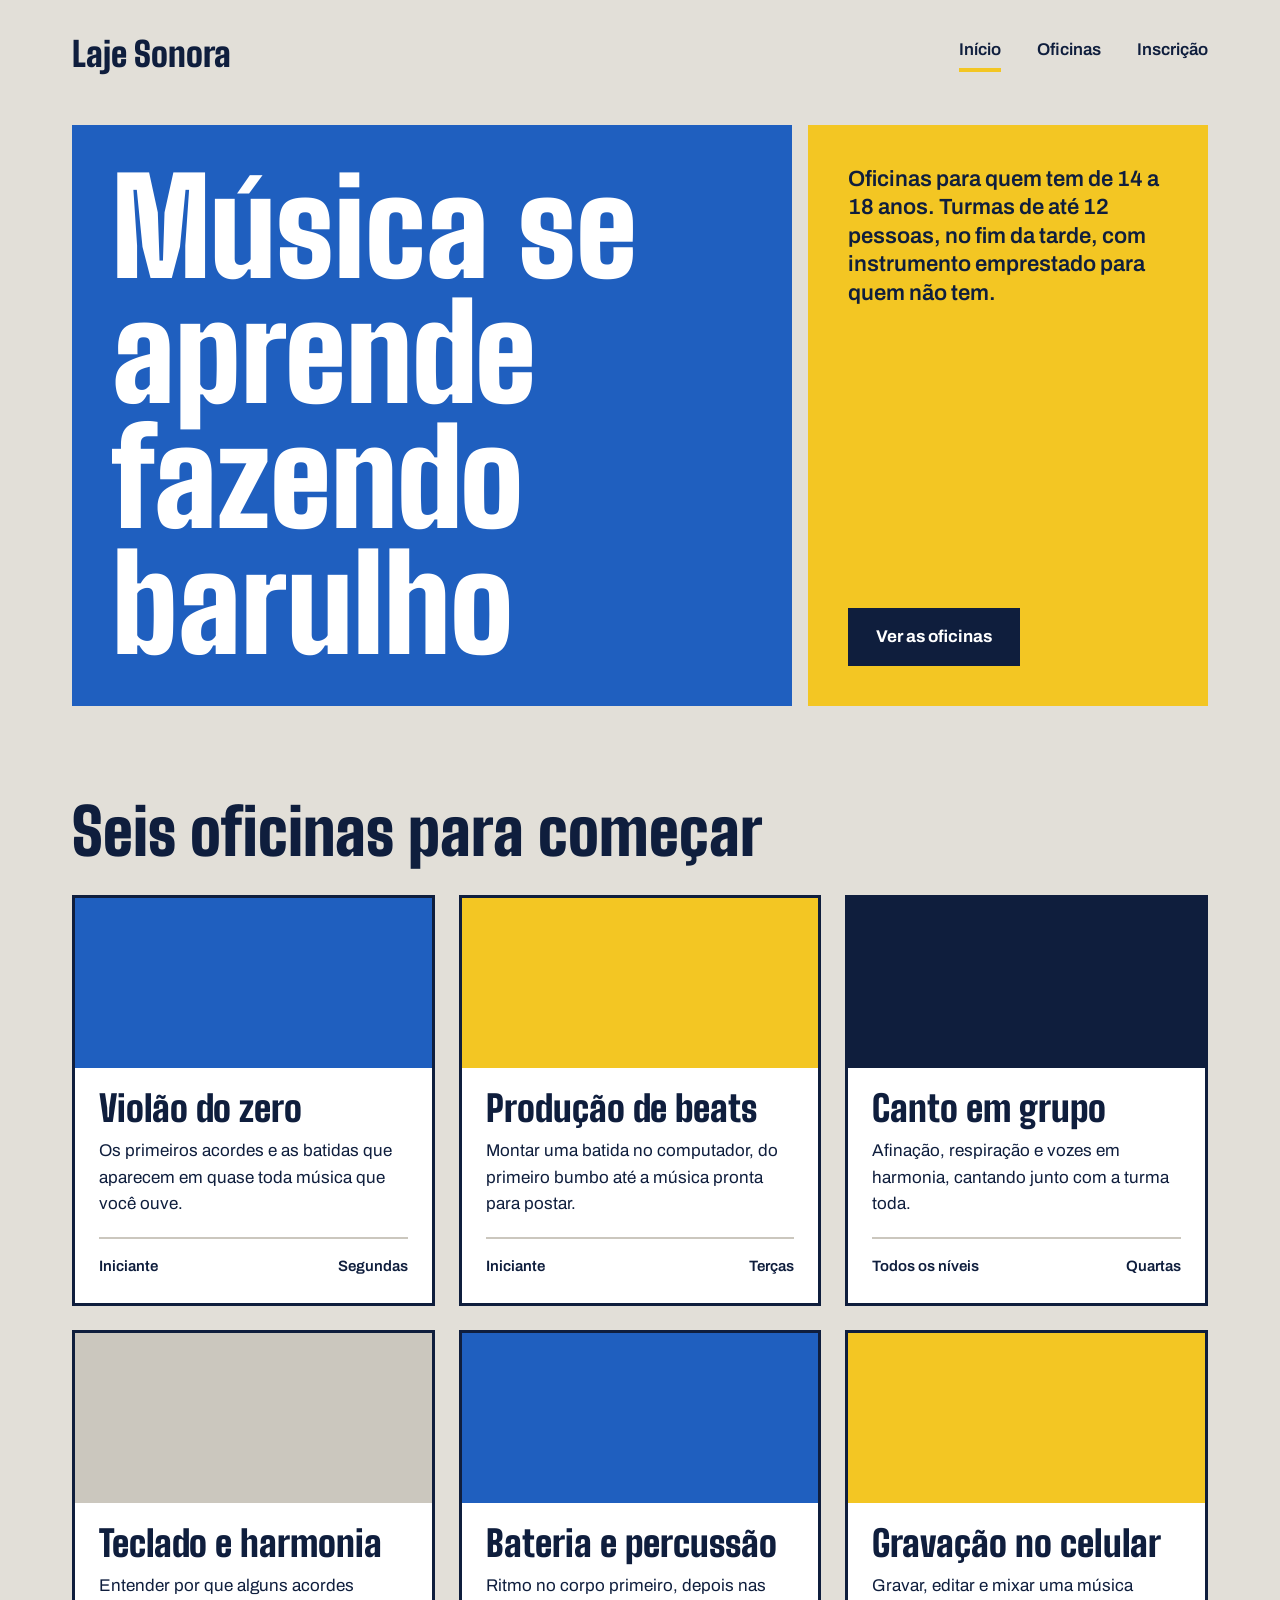
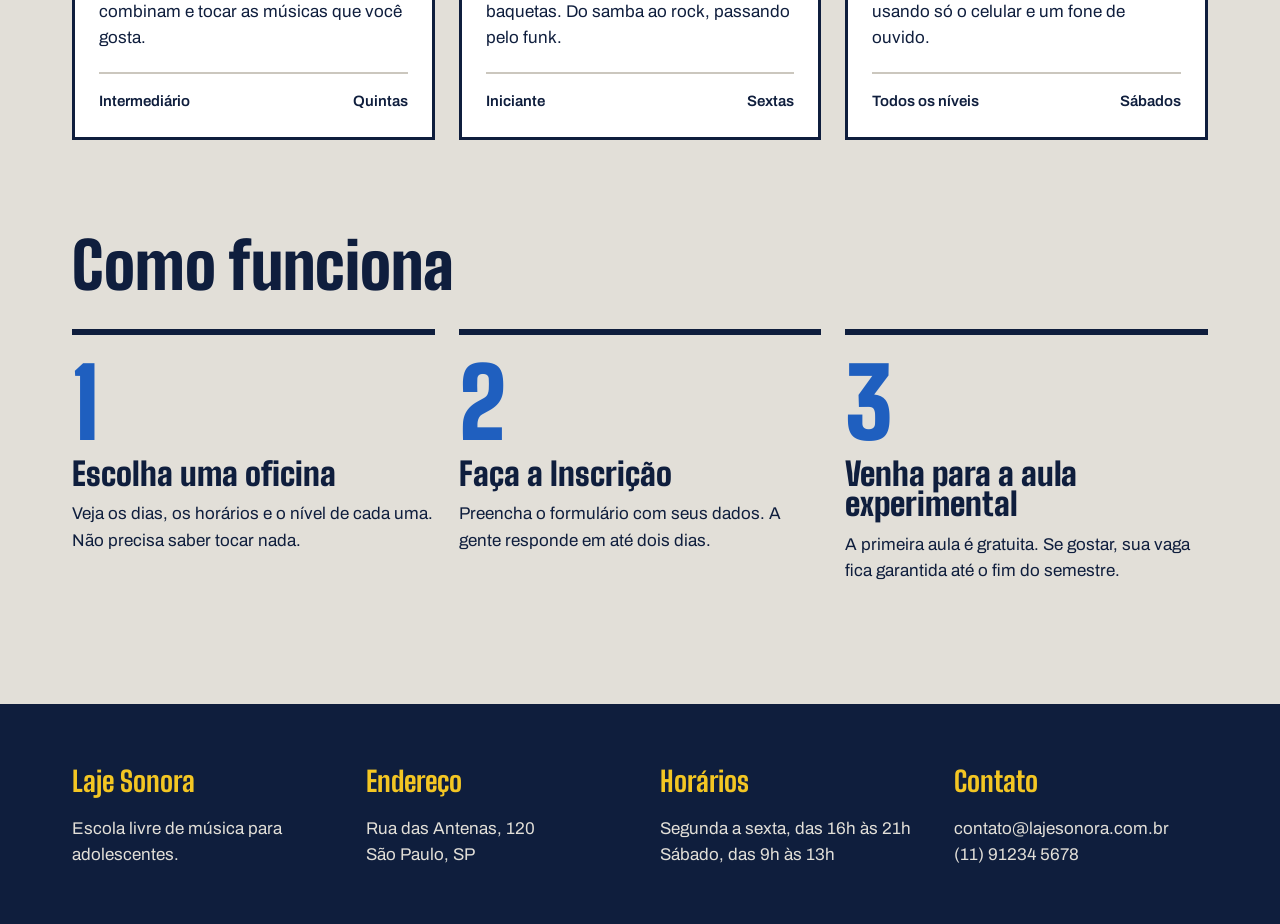
<file: index.html>
<!DOCTYPE html>
<html lang="pt-BR">
<head>
    <meta charset="UTF-8">
    <meta name="viewport" content="width=device-width, initial-scale=1.0">
    <link rel="stylesheet" href="./styles/index.css">
    <link rel="preconnect" href="https://fonts.googleapis.com">
    <link rel="preconnect" href="https://fonts.gstatic.com" crossorigin>
    <link href="https://fonts.googleapis.com/css2?family=Archivo:ital,wght@0,100..900;1,100..900&family=Big+Shoulders:opsz,wght@10..72,100..900&display=swap" rel="stylesheet">
    <title>Laje Sonora | Início</title>
</head>
<body>
    
    <header class="conteudo topo">

        <a href="index.html" class="logo">Laje Sonora</a>

        <nav class="menu">
            <a href="index.html" class="atual">Início</a>
            <a href="./pages/oficinas.html">Oficinas</a>
            <a href="./pages/inscricao.html">Inscrição</a>
        </nav>

    </header>

    <main>

        <section class="conteudo cartazes">

            <div class="cartaz cartaz-principal">
                
                <h1>Música se aprende fazendo barulho</h1>
            
            </div>

            <div class="cartaz cartaz-lateral">

                <p>Oficinas para quem tem de 14 a 18 anos. Turmas de até 12 pessoas, no fim da tarde, com instrumento emprestado para quem não tem.</p>

                <a href="./pages/oficinas.html" class="botao">Ver as oficinas</a>

            </div>

        </section>

        <section class="conteudo secao">

            <h2 class="titulo-secao">Seis oficinas para começar</h2>

            <div class="cards">

                <article class="card">

                    <div class="foto foto-azul">

                    </div>

                    <div class="card-texto">

                        <h3>Violão do zero</h3>

                        <p>Os primeiros acordes e as batidas que aparecem em quase toda música que você ouve.</p>

                        <div class="card-info">

                            <span>Iniciante</span>
                            <span>Segundas</span>

                        </div>

                    </div>

                </article>

                <article class="card">

                    <div class="foto foto-amarela">

                    </div>

                    <div class="card-texto">

                        <h3>Produção de beats</h3>

                        <p>Montar uma batida no computador, do primeiro bumbo até a música pronta para postar.</p>

                        <div class="card-info">

                            <span>Iniciante</span>
                            <span>Terças</span>
                            
                        </div>

                    </div>

                </article>

                <article class="card">

                    <div class="foto foto-tinta">

                    </div>

                    <div class="card-texto">

                        <h3>Canto em grupo</h3>

                        <p>Afinação, respiração e vozes em harmonia, cantando junto com a turma toda.</p>

                        <div class="card-info">

                            <span>Todos os níveis</span>
                            <span>Quartas</span>
                            
                        </div>

                    </div>

                </article>

                <article class="card">

                    <div class="foto">

                    </div>

                    <div class="card-texto">

                        <h3>Teclado e harmonia</h3>

                        <p>Entender por que alguns acordes combinam e tocar as músicas que você gosta.</p>

                        <div class="card-info">

                            <span>Intermediário</span>
                            <span>Quintas</span>
                            
                        </div>

                    </div>

                </article>

                <article class="card">

                    <div class="foto foto-azul">

                    </div>

                    <div class="card-texto">

                        <h3>Bateria e percussão</h3>

                        <p>Ritmo no corpo primeiro, depois nas baquetas. Do samba ao rock, passando pelo funk.</p>

                        <div class="card-info">

                            <span>Iniciante</span>
                            <span>Sextas</span>
                            
                        </div>

                    </div>

                </article>
                
                <article class="card">

                    <div class="foto foto-amarela">

                    </div>

                    <div class="card-texto">

                        <h3>Gravação no celular</h3>

                        <p>Gravar, editar e mixar uma música usando só o celular e um fone de ouvido.</p>

                        <div class="card-info">

                            <span>Todos os níveis</span>
                            <span>Sábados</span>
                            
                        </div>

                    </div>

                </article>

            </div>

        </section>

        <section class="conteudo secao">

            <h2 class="titulo-secao">Como funciona</h2>

            <div class="passos">

                <div class="passo">

                    <p class="passo-numero">1</p>

                    <h3>Escolha uma oficina</h3>

                    <p>Veja os dias, os horários e o nível de cada uma. Não precisa saber tocar nada.</p>

                </div>

                <div class="passo">

                    <p class="passo-numero">2</p>

                    <h3>Faça a Inscrição</h3>

                    <p>Preencha o formulário com seus dados. A gente responde em até dois dias.</p>

                </div>

                <div class="passo">

                    <p class="passo-numero">3</p>

                    <h3>Venha para a aula experimental</h3>

                    <p>A primeira aula é gratuita. Se gostar, sua vaga fica garantida até o fim do semestre.</p>

                </div>

            </div>
               
        </section>

    </main>

    <footer class="rodape">

        <div class="conteudo rodape-colunas">

            <div class="rodape-coluna">

                <h4>Laje Sonora</h4>

                <p>Escola livre de música para adolescentes.</p>

            </div>

            <div class="rodape-coluna">

                <h4>Endereço</h4>

                <p>Rua das Antenas, 120 <br> São Paulo, SP</p>

            </div>
            
            <div class="rodape-coluna">

                <h4>Horários</h4>

                <p>Segunda a sexta, das 16h às 21h <br> Sábado, das 9h às 13h</p>

            </div>

            <div class="rodape-coluna">

                <h4>Contato</h4>

                <p>contato@lajesonora.com.br <br> (11) 91234 5678</p>

            </div>

        </div>

    </footer>

</body>
</html>
</file>
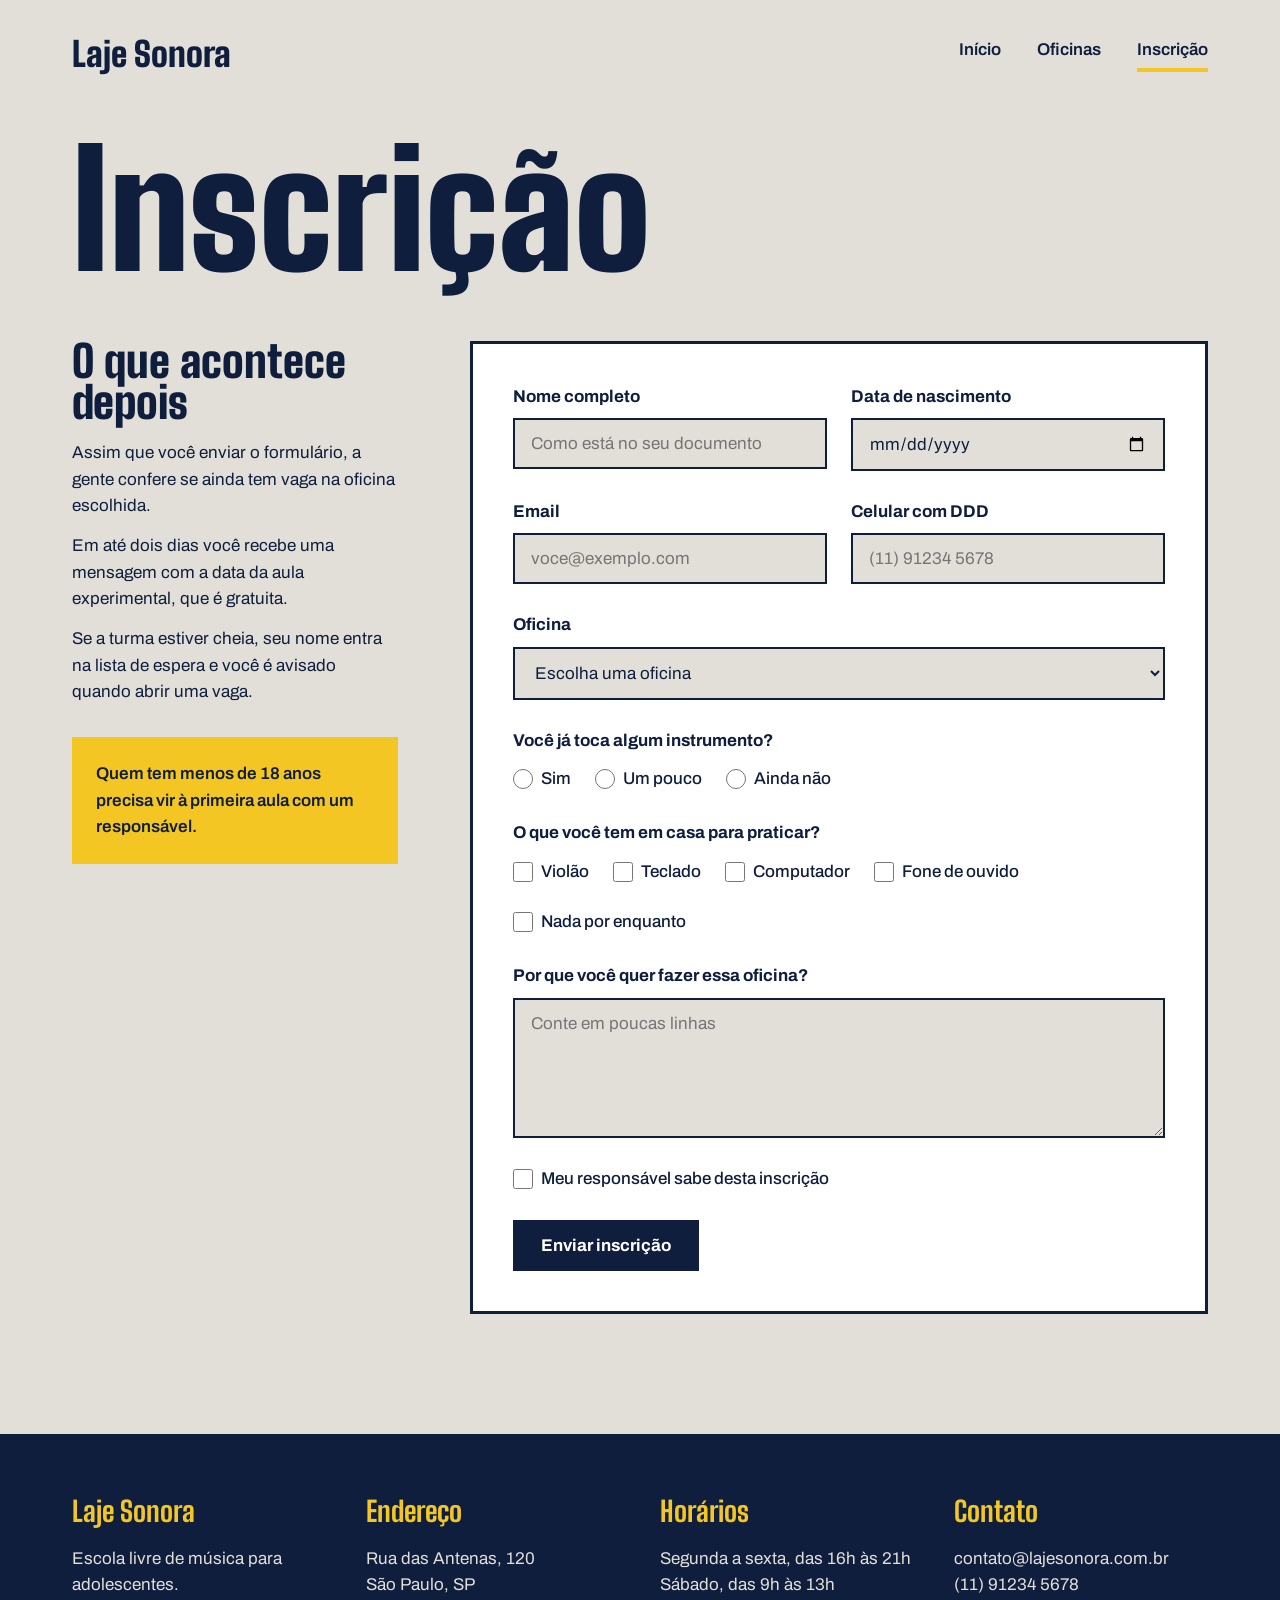
<file: pages/inscricao.html>
<!DOCTYPE html>
<html lang="pt-BR">
<head>
    <meta charset="UTF-8">
    <meta name="viewport" content="width=device-width, initial-scale=1.0">
    <link rel="stylesheet" href="../styles/inscricao.css">
    <link rel="preconnect" href="https://fonts.googleapis.com">
    <link rel="preconnect" href="https://fonts.gstatic.com" crossorigin>
    <link href="https://fonts.googleapis.com/css2?family=Archivo:ital,wght@0,100..900;1,100..900&family=Big+Shoulders:opsz,wght@10..72,100..900&display=swap" rel="stylesheet">
    <title>Laje Sonora | Inscrição</title>
</head>
<body>
    
    <header class="conteudo topo">

        <a href="index.html" class="logo">Laje Sonora</a>

        <nav class="menu">
            <a href="../index.html">Início</a>
            <a href="./oficinas.html">Oficinas</a>
            <a href="./inscricao.html" class="atual">Inscrição</a>
        </nav>

    </header>


    <main class="conteudo">

        <h1 class="titulo-pagina">Inscrição</h1>

        <div class="inscricao">

            <section class="explicacao">

                <h2>O que acontece depois</h2>

                <p>Assim que você enviar o formulário, a gente confere se ainda tem vaga na oficina escolhida.</p>

                <p>Em até dois dias você recebe uma mensagem com a data da aula experimental, que é gratuita.</p>

                <p>Se a turma estiver cheia, seu nome entra na lista de espera e você é avisado quando abrir uma vaga.</p>

                <p class="aviso">Quem tem menos de 18 anos precisa vir à primeira aula com um responsável.</p>

            </section>

            <form action="#" method="post" class="formulario">

                <div class="linha">

                    <div class="campo">

                        <label for="nome">Nome completo</label>

                        <input type="text" id="nome" name="nome" placeholder="Como está no seu documento" required>

                    </div>

                    <div class="campo">

                        <label for="nascimento">Data de nascimento</label>
                        <input type="date" id="nascimento" name="nascimento" required>
                    
                    </div>

                </div>

                <div class="linha">
                    
                    <div class="campo">

                        <label for="email">Email</label>
                        <input type="email" id="email" name="email" placeholder="voce@exemplo.com" required>
  
                    </div>

                    <div class="campo">
    
                        <label for="telefone">Celular com DDD</label>
                        <input type="tel" id="telefone" name="telefone" placeholder="(11) 91234 5678" required>
  
                    </div>

                </div>

                <div class="campo">
  
                    <label for="oficina">Oficina</label>

                    <select id="oficina" name="oficina" required>

                    <option value="">Escolha uma oficina</option>
                    <option value="violao">Violão do zero</option>
                    <option value="beats">Produção de beats</option>
                    <option value="canto">Canto em grupo</option>
                    <option value="teclado">Teclado e harmonia</option>
                    <option value="bateria">Bateria e percussão</option>
                    <option value="gravacao">Gravação no celular</option>

                    </select>

                </div>

                <fieldset class="grupo">
                    <legend>Você já toca algum instrumento?</legend>

                    <div class="opcoes">

                        <div class="opcao">

                            <input type="radio" id="tocaSim" name="toca" value="sim">
                            <label for="tocaSim">Sim</label>

                        </div>

                        <div class="opcao">
      
                            <input type="radio" id="tocaPouco" name="toca" value="pouco">
                            <label for="tocaPouco">Um pouco</label>
    
                        </div>

                        <div class="opcao">
      
                            <input type="radio" id="tocaNao" name="toca" value="nao">
                            <label for="tocaNao">Ainda não</label>
            
                        </div>

                    </div>
                </fieldset>

                <fieldset class="grupo">
                    <legend>O que você tem em casa para praticar?</legend>

                    <div class="opcoes">

                        <div class="opcoes">
    
                            <div class="opcao">

      
                                <input type="checkbox" id="temViolao" name="tem" value="violao">
                                <label for="temViolao">Violão</label>
    
                            </div>
                            
                            <div class="opcao">
      
                                <input type="checkbox" id="temTeclado" name="tem" value="teclado">
                                <label for="temTeclado">Teclado</label>
    
                            </div>

                            <div class="opcao">
      
                                <input type="checkbox" id="temComputador" name="tem" value="computador">
                                <label for="temComputador">Computador</label>
    
                            </div>

                            <div class="opcao">
      
                                <input type="checkbox" id="temFone" name="tem" value="fone">
                                <label for="temFone">Fone de ouvido</label>
    
                            </div>

                            <div class="opcao">
      
                                <input type="checkbox" id="temNada" name="tem" value="nada">
                                <label for="temNada">Nada por enquanto</label>
    
                            </div>

                    </div>
                </fieldset>

                <div class="campo">
  
                    <label for="motivo">Por que você quer fazer essa oficina?</label>
                    <textarea id="motivo" name="motivo" placeholder="Conte em poucas linhas"></textarea>

                </div>

                <div class="opcao">
  
                    <input type="checkbox" id="responsavel" name="responsavel" required>
                    <label for="responsavel">Meu responsável sabe desta inscrição</label>

                </div>

                <div>
  
                    <button type="submit" class="botao">Enviar inscrição</button>
                
                </div>


            </form>

        </div>

    </main>

    <footer class="rodape">

        <div class="conteudo rodape-colunas">

            <div class="rodape-coluna">

                <h4>Laje Sonora</h4>

                <p>Escola livre de música para adolescentes.</p>

            </div>

            <div class="rodape-coluna">

                <h4>Endereço</h4>

                <p>Rua das Antenas, 120 <br> São Paulo, SP</p>

            </div>
            
            <div class="rodape-coluna">

                <h4>Horários</h4>

                <p>Segunda a sexta, das 16h às 21h <br> Sábado, das 9h às 13h</p>

            </div>

            <div class="rodape-coluna">

                <h4>Contato</h4>

                <p>contato@lajesonora.com.br <br> (11) 91234 5678</p>

            </div>

        </div>

    </footer>

</body>
</html>
</file>
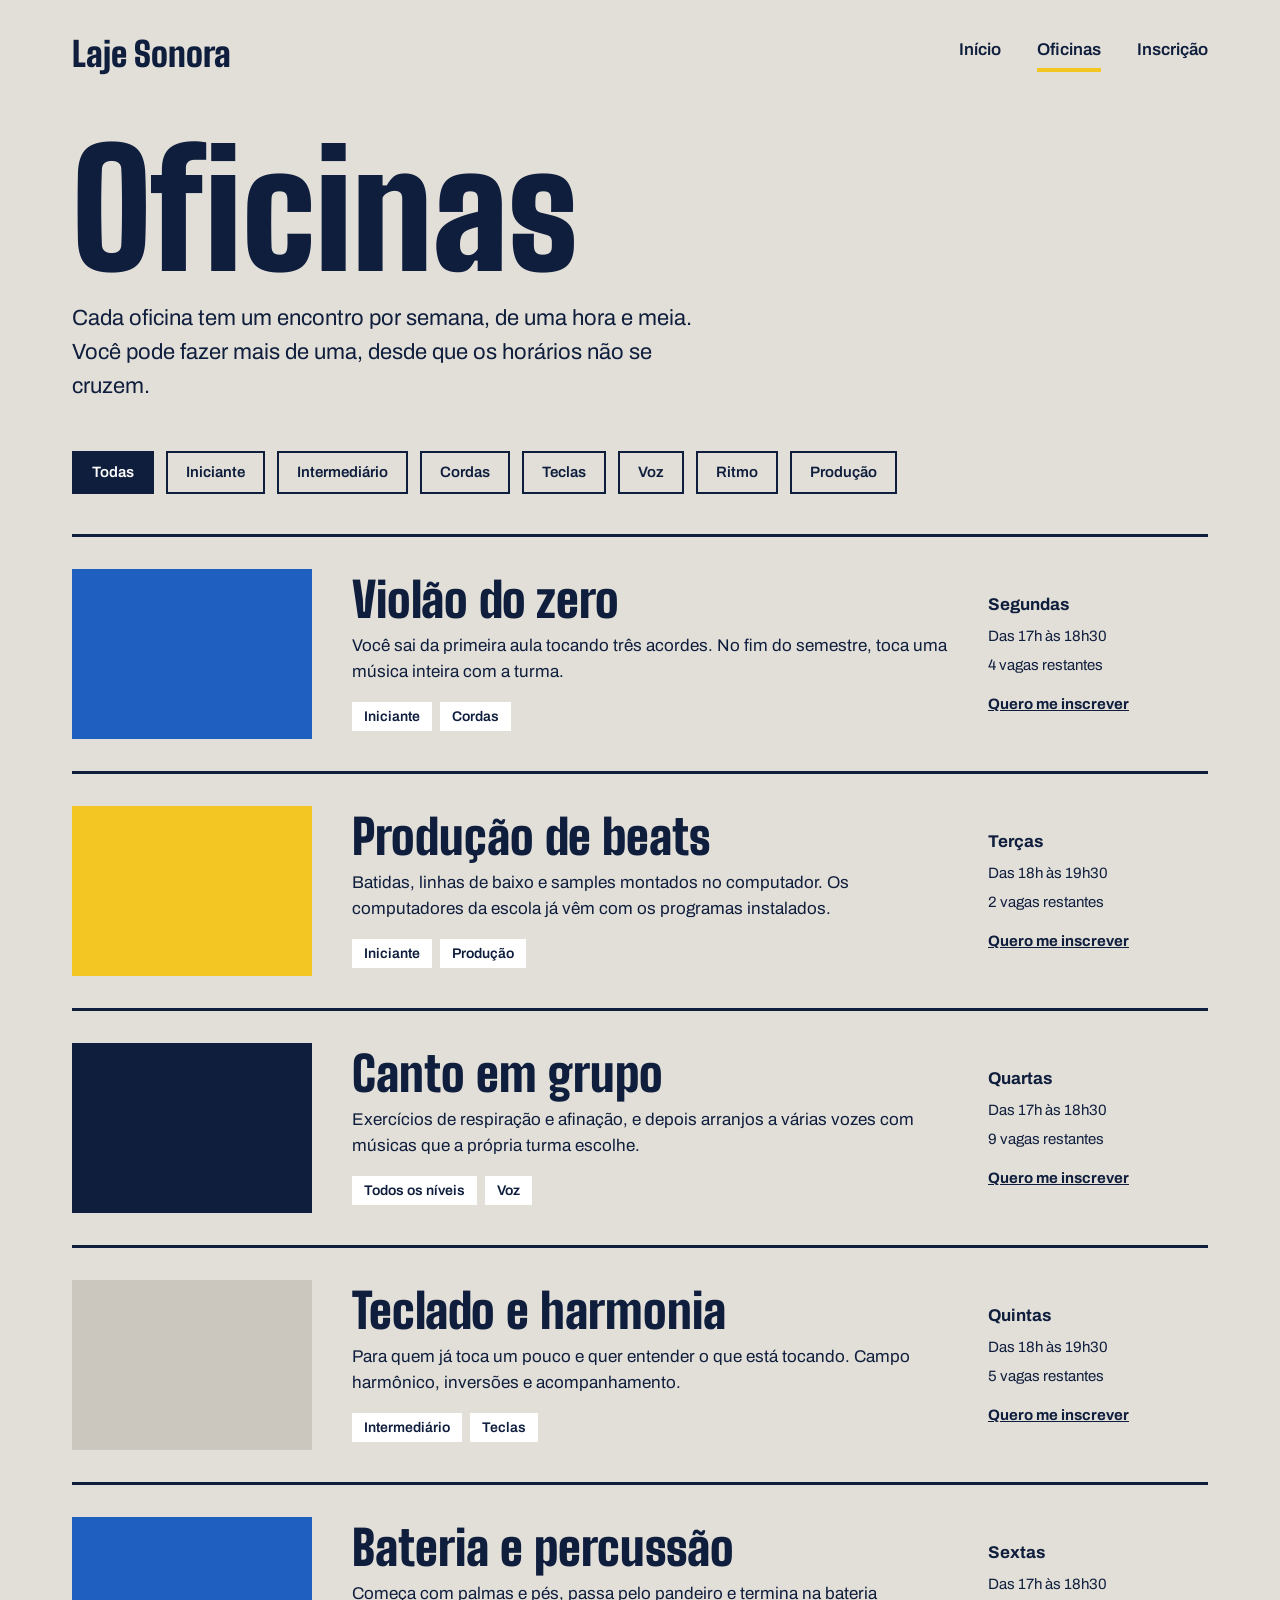
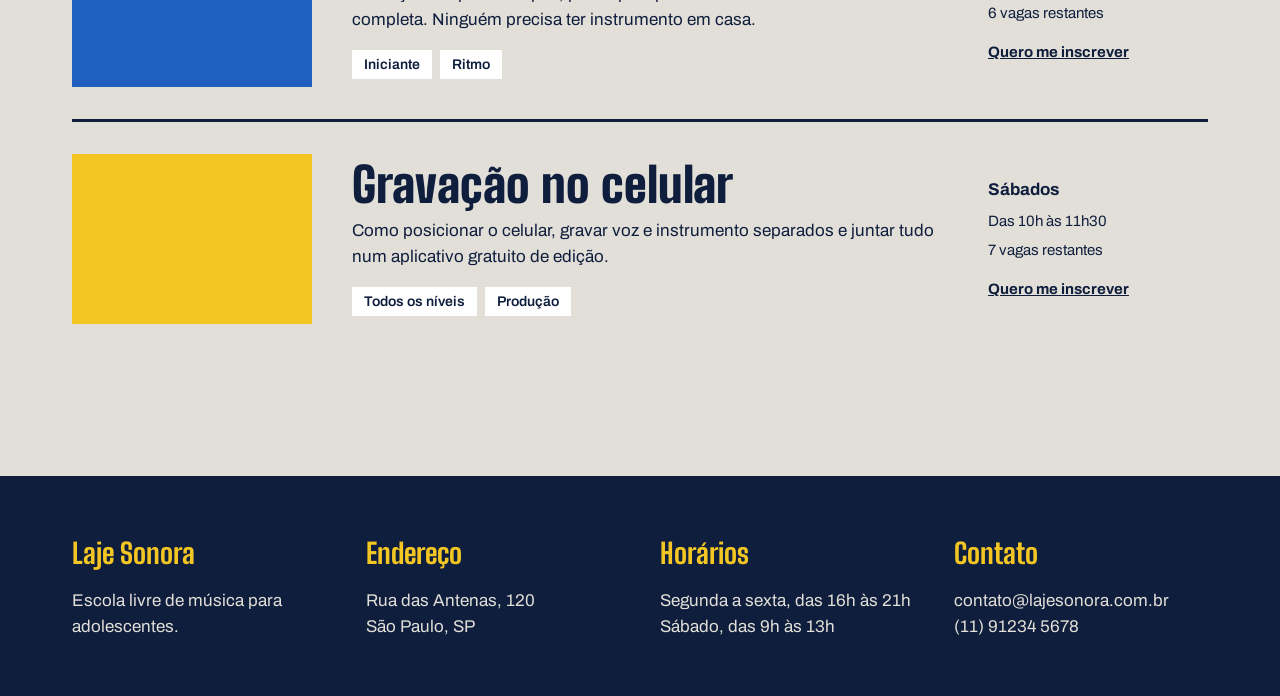
<file: pages/oficinas.html>
<!DOCTYPE html>
<html lang="pt-BR">
<head>
    <meta charset="UTF-8">
    <meta name="viewport" content="width=device-width, initial-scale=1.0">
    <link rel="stylesheet" href="../styles/oficinas.css">
    <link rel="preconnect" href="https://fonts.googleapis.com">
    <link rel="preconnect" href="https://fonts.gstatic.com" crossorigin>
    <link href="https://fonts.googleapis.com/css2?family=Archivo:ital,wght@0,100..900;1,100..900&family=Big+Shoulders:opsz,wght@10..72,100..900&display=swap" rel="stylesheet">
    <title>Laje Sonora | Oficinas</title>
</head>
<body>
    
    <header class="conteudo topo">

        <a href="index.html" class="logo">Laje Sonora</a>

        <nav class="menu">
            <a href="../index.html">Início</a>
            <a href="./oficinas.html" class="atual">Oficinas</a>
            <a href="./inscricao.html">Inscrição</a>
        </nav>

    </header>


    <main class="conteudo">

        <h1 class="titulo-pagina">Oficinas</h1>

        <p class="subtitulo-pagina">Cada oficina tem um encontro por semana, de uma hora e meia. Você pode fazer mais de uma, desde que os horários não se cruzem.</p>


        <div class="filtros">
            
            <span class="filtro ativo">Todas</span>
            <span class="filtro">Iniciante</span>
            <span class="filtro">Intermediário</span>
            <span class="filtro">Cordas</span>
            <span class="filtro">Teclas</span>
            <span class="filtro">Voz</span>
            <span class="filtro">Ritmo</span>
            <span class="filtro">Produção</span>

        </div>

        <div class="lista">
            
            <article class="oficina">

                <div class="foto foto-azul">

                </div>

                <div class="oficina-texto">

                    <h2>Violão do zero</h2>

                    <p>Você sai da primeira aula tocando três acordes. No fim do semestre, toca uma música inteira com a turma.</p>

                    <div class="etiquetas">
                        
                        <span class="etiqueta">Iniciante</span>
                        <span class="etiqueta">Cordas</span>

                    </div>

                </div>

                <div class="oficina-detalhes">

                    <strong>Segundas</strong>
                    <span>Das 17h às 18h30</span>
                    <span>4 vagas restantes</span>

                    <a href="inscricao.html">Quero me inscrever</a>

                </div>

            </article>

            <article class="oficina">

                <div class="foto foto-amarela">

                </div>

                <div class="oficina-texto">

                    <h2>Produção de beats</h2>

                    <p>Batidas, linhas de baixo e samples montados no computador. Os computadores da escola já vêm com os programas instalados.</p>

                    <div class="etiquetas">
                        
                        <span class="etiqueta">Iniciante</span>
                        <span class="etiqueta">Produção</span>

                    </div>

                </div>

                <div class="oficina-detalhes">

                    <strong>Terças</strong>
                    <span>Das 18h às 19h30</span>
                    <span>2 vagas restantes</span>

                    <a href="inscricao.html">Quero me inscrever</a>

                </div>

            </article>

            <article class="oficina">

                <div class="foto foto-tinta">

                </div>

            <div class="oficina-texto">

                    <h2>Canto em grupo</h2>

                    <p>Exercícios de respiração e afinação, e depois arranjos a várias vozes com músicas que a própria turma escolhe.</p>

                <div class="etiquetas">

                    <span class="etiqueta">Todos os níveis</span>
                    <span class="etiqueta">Voz</span>
                </div>

            </div>

                <div class="oficina-detalhes">

                    <strong>Quartas</strong>
                    <span>Das 17h às 18h30</span>
                    <span>9 vagas restantes</span>

                    <a href="inscricao.html">Quero me inscrever</a>

                </div>

            </article>

            <article class="oficina">

                <div class="foto">

                </div>

                <div class="oficina-texto">

                    <h2>Teclado e harmonia</h2>

                    <p>Para quem já toca um pouco e quer entender o que está tocando. Campo harmônico, inversões e acompanhamento.</p>

                    <div class="etiquetas">

                        <span class="etiqueta">Intermediário</span>
                        <span class="etiqueta">Teclas</span>
                    </div>
                </div>

            <div class="oficina-detalhes">

                <strong>Quintas</strong>
                <span>Das 18h às 19h30</span>
                <span>5 vagas restantes</span>

                <a href="inscricao.html">Quero me inscrever</a>
            </div>

            </article>

            <article class="oficina">

                <div class="foto foto-azul">

                </div>

                <div class="oficina-texto">

                    <h2>Bateria e percussão</h2>

                    <p>Começa com palmas e pés, passa pelo pandeiro e termina na bateria completa. Ninguém precisa ter instrumento em casa.</p>

                    <div class="etiquetas">

                        <span class="etiqueta">Iniciante</span>
                        <span class="etiqueta">Ritmo</span>
                    </div>
                </div>

                <div class="oficina-detalhes">

                    <strong>Sextas</strong>
                    <span>Das 17h às 18h30</span>
                    <span>6 vagas restantes</span>

                    <a href="inscricao.html">Quero me inscrever</a>

                </div>

            </article>

            <article class="oficina">

                <div class="foto foto-amarela">

                </div>

                <div class="oficina-texto">

                    <h2>Gravação no celular</h2>

                    <p>Como posicionar o celular, gravar voz e instrumento separados e juntar tudo num aplicativo gratuito de edição.</p>

                    <div class="etiquetas">

                        <span class="etiqueta">Todos os níveis</span>
                        <span class="etiqueta">Produção</span>
                    </div>
                </div>

                <div class="oficina-detalhes">

                    <strong>Sábados</strong>
                    <span>Das 10h às 11h30</span>
                    <span>7 vagas restantes</span>

                    <a href="inscricao.html">Quero me inscrever</a>

                </div>
                
            </article>

        </div>


    </main>

    <footer class="rodape">

        <div class="conteudo rodape-colunas">

            <div class="rodape-coluna">

                <h4>Laje Sonora</h4>

                <p>Escola livre de música para adolescentes.</p>

            </div>

            <div class="rodape-coluna">

                <h4>Endereço</h4>

                <p>Rua das Antenas, 120 <br> São Paulo, SP</p>

            </div>
            
            <div class="rodape-coluna">

                <h4>Horários</h4>

                <p>Segunda a sexta, das 16h às 21h <br> Sábado, das 9h às 13h</p>

            </div>

            <div class="rodape-coluna">

                <h4>Contato</h4>

                <p>contato@lajesonora.com.br <br> (11) 91234 5678</p>

            </div>

        </div>

    </footer>

</body>
</html>
</file>
<file: styles/index.css>
* {
    margin: 0;
    padding: 0;
    box-sizing: border-box;
}

:root {
    --concreto:#E2DFD8;
    --concreto-escuro:#CBC7BE;
    --tinta:#0F1E3D;
    --caixa-dagua:#1F5FBF;
    --fita:#F3C623;
    --branco:#FFFFFF;

    --fonte-cartaz: 'Big Shoulders', 'Arial Narrow', sans-serif;
    --fonte-texto: 'Archivo', 'Arial', sans-serif
}

body {
    background-color: var(--concreto);
    color: var(--tinta);
    font-family: var(--fonte-texto);
    font-size: 17px;
    line-height: 1.55;

    a {
        color: inherit;
    }

    h1, h2, h3 {
        font-family: var(--fonte-cartaz);
        font-weight: 900;
        line-height: 0.95;
    }

    .conteudo {
        max-width: 1200px;
        margin-inline: auto;
        padding-inline: 32px;
    }

    .topo {
        padding-block: 28px;
        display: flex;
        justify-content: space-between;
        align-items: center;
    }

    .logo {
        font-family: var(--fonte-cartaz);
        font-size: 34px;
        font-weight: 900;
        text-decoration: none;
    }

    .menu {
        display: flex;
        gap: 36px;
    }

    .menu a{
        font-weight: 600;
        text-decoration: none;
        padding-bottom: 4px;
        border-bottom: 4px solid transparent;
    }

    .menu a:hover{
        border-bottom-color: var(--tinta);
    }

    .menu a.atual {
        border-bottom-color: var(--fita);
    }

    .cartazes {
        margin-top: 16px;
        display: flex;
        gap: 16px;
    }

    .cartaz {
        padding: 40px;
    }

    .cartaz-principal {
        background-color: var(--caixa-dagua);
        color: var(--branco);
        flex: 2;
    }

    .cartaz-principal h1 {
        font-size: 132px;
        max-width: 9ch;
    }

    .cartaz-lateral{
        flex: 1;
        display: flex;
        flex-direction: column;
        justify-content: space-between;
        gap: 32px;
        align-items: flex-start;
        background-color: var(--fita);
    }

    .cartaz-lateral p{
        font-size: 22px;
        font-weight: 600;
        line-height: 1.3;
    }

    .botao{
        background-color: var(--tinta);
        color: var(--branco);
        font-weight: 700;
        text-decoration: none;
        padding: 16px 28px;
        border: none;
        font-family: var(--fonte-texto);
        font-size: 17px;
        cursor: pointer;
    }

    .botao:hover{
        background-color: var(--caixa-dagua);
    }

    .secao{
        margin-top: 96px;
    }

    .titulo-secao{
        font-size: 64px;
        margin-bottom: 32px;
    }

    .cards{
        display: flex;
        flex-wrap: wrap;
        gap: 24px;
    }

    .card{
        background-color: var(--branco);
        border: 3px solid var(--tinta);
        flex: 1 1 340px;
    }

    .card .foto {
        height: 170px;
    }

    .foto {
        background-color: var(--concreto-escuro);
    }

    .foto-azul {
        background-color: var(--caixa-dagua);
    }

    .foto-amarela {
        background-color: var(--fita);
    }

    .foto-tinta {
        background-color: var(--tinta);
    }

    .card-texto {
        padding: 24px;
    }

    .card h3 {
        font-size: 36px;
        margin-bottom: 12px;
    }

    .card-info{
        margin-top: 20px;
        padding-top: 16px;
        border-top: 2px solid var(--concreto-escuro);
        font-weight: 600;
        font-size: 15px;
        display: flex;
        justify-content: space-between;
    }
    
    .passos{
        display: flex;
        gap: 24px;
    }

    .passo{
        border-top: 6px solid var(--tinta);
        padding-top: 20px;
        flex: 1;
    }

    .passo-numero{
        font-family: var(--fonte-cartaz);
        font-size: 96px;
        font-weight: 900;
        line-height: 1;
        color: var(--caixa-dagua);
    }

    .passo h3{
        font-size: 32px;
        margin-block: 8px 12px;
    }

    .rodape{
        margin-top: 120px;
        background-color: var(--tinta);
        color: var(--concreto);
        padding-block: 56px;
    }

    .rodape-colunas{
        display: flex;
        gap: 40px;
    }

    .rodape-coluna{
        flex: 1;
    }

    .rodape h4{
        font-family: var(--fonte-cartaz);
        font-size: 28px;
        color: var(--fita);
        margin-bottom: 12px;
    }

}

@media (max-width: 800px) {
  .cartazes,
  .passos,
  .rodape-colunas {
    flex-direction: column;
  }

  .cartaz-principal h1 {
    font-size: 84px;
  }
}
</file>
<file: styles/inscricao.css>
* {
    margin: 0;
    padding: 0;
    box-sizing: border-box;
}

:root {
    --concreto:#E2DFD8;
    --concreto-escuro:#CBC7BE;
    --tinta:#0F1E3D;
    --caixa-dagua:#1F5FBF;
    --fita:#F3C623;
    --branco:#FFFFFF;

    --fonte-cartaz: 'Big Shoulders', 'Arial Narrow', sans-serif;
    --fonte-texto: 'Archivo', 'Arial', sans-serif
}

body {
    background-color: var(--concreto);
    color: var(--tinta);
    font-family: var(--fonte-texto);
    font-size: 17px;
    line-height: 1.55;

    a {
        color: inherit;
    }

    h1, h2, h3 {
        font-family: var(--fonte-cartaz);
        font-weight: 900;
        line-height: 0.95;
    }

    .conteudo {
        max-width: 1200px;
        margin-inline: auto;
        padding-inline: 32px;
    }

    .topo {
        padding-block: 28px;
        display: flex;
        justify-content: space-between;
        align-items: center;
    }

    .logo {
        font-family: var(--fonte-cartaz);
        font-size: 34px;
        font-weight: 900;
        text-decoration: none;
    }

    .menu {
        display: flex;
        gap: 36px;
    }

    .menu a{
        font-weight: 600;
        text-decoration: none;
        padding-bottom: 4px;
        border-bottom: 4px solid transparent;
    }

    .menu a:hover{
        border-bottom-color: var(--tinta);
    }

    .menu a.atual {
        border-bottom-color: var(--fita);
    }

    .cartazes {
        margin-top: 16px;
        display: flex;
        gap: 16px;
    }

    .cartaz {
        padding: 40px;
    }

    .cartaz-principal {
        background-color: var(--caixa-dagua);
        color: var(--branco);
        flex: 2;
    }

    .cartaz-pincipal h1 {
        font-size: 132px;
        max-width: 9ch;
    }

    .cartaz-lateral{
        flex: 1;
        display: flex;
        flex-direction: column;
        justify-content: space-between;
        gap: 32px;
        align-items: flex-start;
    }

    .cartaz-lateral p{
        font-size: 22px;
        font-weight: 600;
        line-height: 1.3;
    }

    .botao{
        background-color: var(--tinta);
        color: var(--branco);
        font-weight: 700;
        text-decoration: none;
        padding: 16px 28px;
        border: none;
        font-family: var(--fonte-texto);
        font-size: 17px;
        cursor: pointer;
    }

    .botao:hover{
        background-color: var(--caixa-dagua);
    }

    .secao{
        margin-top: 96px;
    }

    .titulo-secao{
        font-size: 64px;
        margin-bottom: 32px;
    }

    .cards{
        display: flex;
        flex-wrap: wrap;
        gap: 24px;
    }

    .card{
        background-color: var(--branco);
        border: 3px solid var(--tinta);
        flex: 1 1 340px;
    }

    .card .foto {
        height: 170px;
    }

    .foto {
        background-color: var(--concreto-escuro);
    }

    .foto-azul {
        background-color: var(--caixa-dagua);
    }

    .foto-amarela {
        background-color: var(--fita);
    }

    .foto-tinta {
        background-color: var(--tinta);
    }

    .card-texto {
        padding: 24px;
    }

    .card h3 {
        font-size: 36px;
        margin-bottom: 12px;
    }

    .card-info{
        margin-top: 20px;
        padding-top: 16px;
        border-top: 2px solid var(--concreto-escuro);
        font-weight: 600;
        font-size: 15px;
        display: flex;
        justify-content: space-between;
    }
    
    .passos{
        display: flex;
        gap: 24px;
    }

    .passo{
        border-top: 6px solid var(--tinta);
        padding-top: 20px;
        flex: 1;
    }

    .passo-numero{
        font-family: var(--fonte-cartaz);
        font-size: 96px;
        font-weight: 900;
        line-height: 1;
        color: var(--caixa-dagua);
    }

    .passo h3{
        font-size: 32px;
        margin-block: 8px 12px;
    }

    .rodape{
        margin-top: 120px;
        background-color: var(--tinta);
        color: var(--concreto);
        padding-block: 56px;
    }

    .rodape-colunas{
        display: flex;
        gap: 40px;
    }

    .rodape-coluna{
        flex: 1;
    }

    .rodape h4{
        font-family: var(--fonte-cartaz);
        font-size: 28px;
        color: var(--fita);
        margin-bottom: 12px;
    }

    .titulo-pagina{
        font-size: 160px;
        margin-top: 24px;
    }

    .subtitulo-pagina{
        font-size: 22px;
        max-width: 640px;
        margin-top: 16px;
    }

    .filtros{
        margin-top: 48px;
        display: flex;
        flex-wrap: wrap;
        gap: 12px;
    }

    .filtro{
        border: 2px solid var(--tinta);
        padding-block: 8px;
        padding-inline: 18px;
        font-weight: 600;
        font-size: 15px;
    }

    .filtro.ativo{
        background-color: var(--tinta);
        color: var(--branco);
    }

    .lista{
        margin-top: 40px;
    }

    .oficina{
        padding-block: 32px;
        border-top: 3px solid var(--tinta);
        display: flex;
        align-items: center;
        gap: 40px;
    }

    .oficina .foto{
        width: 240px;
        height: 170px;
        flex-shrink: 0;
    }

    .oficina-texto{
        flex: 1;
    }

    .oficina h2{
        font-size: 48px;
        margin-bottom: 10px;
    }

    .etiquetas{
        margin-top: 16px;
        display: flex;
        gap: 8px;
    }

    .etiqueta{
        background-color: var(--branco);
        padding-block: 4px;
        padding-inline: 12px;
        font-size: 14px;
        font-weight: 600;
    }

    .oficina-detalhes{
        width: 220px;
        font-size: 15px;
        display: flex;
        flex-direction: column;
        gap: 6px;
    }

    .oficina-detalhes strong{
        font-size: 17px;
    }

    .oficina-detalhes a{
        margin-top: 10px;
        font-weight: 700;
    }

}

.inscricao{
    margin-top: 56px;
    display: flex;
    gap: 72px;
}

.explicacao{
    flex: 1;
}

.explicacao h2{
    font-size: 44px;
    margin-bottom: 16px;
}

.explicacao p + p{
    margin-top: 14px;
}

.explicacao .aviso {
  margin-top: 32px;
  padding: 24px;
  background-color: var(--fita);
  font-weight: 600;
}

.formulario {
  background-color: var(--branco);
  border: 3px solid var(--tinta);
  padding: 40px;
  flex: 2;
  display: flex;
  flex-direction: column;
  gap: 28px;
}

.linha {
  display: flex;
  gap: 24px;
}

.campo {
  flex: 1;
  display: flex;
  flex-direction: column;
  gap: 8px;
}

.grupo legend{
    margin-bottom: 12px;
}

.opcoes {
  display: flex;
  flex-wrap: wrap;
  gap: 24px;
}

.opcao {
  display: flex;
  align-items: center;
  gap: 8px;
}

.formulario label,
.formulario legend{
    font-weight: 700;
}

.formulario fieldset{
    border: none;
}

.formulario input[type="text"],
.formulario input[type="email"],
.formulario input[type="tel"],
.formulario input[type="date"],
.formulario select,
.formulario textarea {
  width: 100%;
  padding: 14px 16px;
  border: 2px solid var(--tinta);
  background-color: var(--concreto);
  font-family: var(--fonte-texto);
  font-size: 17px;
  color: var(--tinta);
}

.formulario input:focus,
.formulario select:focus,
.formulario textarea:focus {
  outline: 3px solid var(--caixa-dagua);
  outline-offset: 2px;
  background-color: var(--branco);
}

.formulario textarea {
  height: 140px;
  resize: vertical;
}

.formulario .opcao label {
  font-weight: 500;
}

.formulario input[type="radio"],
.formulario input[type="checkbox"] {
  width: 20px;
  height: 20px;
  accent-color: var(--caixa-dagua);
}

@media (max-width: 800px) {
  .inscricao,
  .linha,
  .rodape-colunas {
    flex-direction: column;
  }

  .titulo-pagina {
    font-size: 96px;
  }
}
</file>
<file: styles/oficinas.css>
* {
    margin: 0;
    padding: 0;
    box-sizing: border-box;
}

:root {
    --concreto:#E2DFD8;
    --concreto-escuro:#CBC7BE;
    --tinta:#0F1E3D;
    --caixa-dagua:#1F5FBF;
    --fita:#F3C623;
    --branco:#FFFFFF;

    --fonte-cartaz: 'Big Shoulders', 'Arial Narrow', sans-serif;
    --fonte-texto: 'Archivo', 'Arial', sans-serif
}

body {
    background-color: var(--concreto);
    color: var(--tinta);
    font-family: var(--fonte-texto);
    font-size: 17px;
    line-height: 1.55;

    a {
        color: inherit;
    }

    h1, h2, h3 {
        font-family: var(--fonte-cartaz);
        font-weight: 900;
        line-height: 0.95;
    }

    .conteudo {
        max-width: 1200px;
        margin-inline: auto;
        padding-inline: 32px;
    }

    .topo {
        padding-block: 28px;
        display: flex;
        justify-content: space-between;
        align-items: center;
    }

    .logo {
        font-family: var(--fonte-cartaz);
        font-size: 34px;
        font-weight: 900;
        text-decoration: none;
    }

    .menu {
        display: flex;
        gap: 36px;
    }

    .menu a{
        font-weight: 600;
        text-decoration: none;
        padding-bottom: 4px;
        border-bottom: 4px solid transparent;
    }

    .menu a:hover{
        border-bottom-color: var(--tinta);
    }

    .menu a.atual {
        border-bottom-color: var(--fita);
    }

    .cartazes {
        margin-top: 16px;
        display: flex;
        gap: 16px;
    }

    .cartaz {
        padding: 40px;
    }

    .cartaz-principal {
        background-color: var(--caixa-dagua);
        color: var(--branco);
        flex: 2;
    }

    .cartaz-pincipal h1 {
        font-size: 132px;
        max-width: 9ch;
    }

    .cartaz-lateral{
        flex: 1;
        display: flex;
        flex-direction: column;
        justify-content: space-between;
        gap: 32px;
        align-items: flex-start;
    }

    .cartaz-lateral p{
        font-size: 22px;
        font-weight: 600;
        line-height: 1.3;
    }

    .botao{
        background-color: var(--tinta);
        color: var(--branco);
        font-weight: 700;
        text-decoration: none;
        padding: 16px 28px;
        border: none;
        font-family: var(--fonte-texto);
        font-size: 17px;
        cursor: pointer;
    }

    .botao:hover{
        background-color: var(--caixa-dagua);
    }

    .secao{
        margin-top: 96px;
    }

    .titulo-secao{
        font-size: 64px;
        margin-bottom: 32px;
    }

    .cards{
        display: flex;
        flex-wrap: wrap;
        gap: 24px;
    }

    .card{
        background-color: var(--branco);
        border: 3px solid var(--tinta);
        flex: 1 1 340px;
    }

    .card .foto {
        height: 170px;
    }

    .foto {
        background-color: var(--concreto-escuro);
    }

    .foto-azul {
        background-color: var(--caixa-dagua);
    }

    .foto-amarela {
        background-color: var(--fita);
    }

    .foto-tinta {
        background-color: var(--tinta);
    }

    .card-texto {
        padding: 24px;
    }

    .card h3 {
        font-size: 36px;
        margin-bottom: 12px;
    }

    .card-info{
        margin-top: 20px;
        padding-top: 16px;
        border-top: 2px solid var(--concreto-escuro);
        font-weight: 600;
        font-size: 15px;
        display: flex;
        justify-content: space-between;
    }
    
    .passos{
        display: flex;
        gap: 24px;
    }

    .passo{
        border-top: 6px solid var(--tinta);
        padding-top: 20px;
        flex: 1;
    }

    .passo-numero{
        font-family: var(--fonte-cartaz);
        font-size: 96px;
        font-weight: 900;
        line-height: 1;
        color: var(--caixa-dagua);
    }

    .passo h3{
        font-size: 32px;
        margin-block: 8px 12px;
    }

    .rodape{
        margin-top: 120px;
        background-color: var(--tinta);
        color: var(--concreto);
        padding-block: 56px;
    }

    .rodape-colunas{
        display: flex;
        gap: 40px;
    }

    .rodape-coluna{
        flex: 1;
    }

    .rodape h4{
        font-family: var(--fonte-cartaz);
        font-size: 28px;
        color: var(--fita);
        margin-bottom: 12px;
    }

    .titulo-pagina{
        font-size: 160px;
        margin-top: 24px;
    }

    .subtitulo-pagina{
        font-size: 22px;
        max-width: 640px;
        margin-top: 16px;
    }

    .filtros{
        margin-top: 48px;
        display: flex;
        flex-wrap: wrap;
        gap: 12px;
    }

    .filtro{
        border: 2px solid var(--tinta);
        padding-block: 8px;
        padding-inline: 18px;
        font-weight: 600;
        font-size: 15px;
    }

    .filtro.ativo{
        background-color: var(--tinta);
        color: var(--branco);
    }

    .lista{
        margin-top: 40px;
    }

    .oficina{
        padding-block: 32px;
        border-top: 3px solid var(--tinta);
        display: flex;
        align-items: center;
        gap: 40px;
    }

    .oficina .foto{
        width: 240px;
        height: 170px;
        flex-shrink: 0;
    }

    .oficina-texto{
        flex: 1;
    }

    .oficina h2{
        font-size: 48px;
        margin-bottom: 10px;
    }

    .etiquetas{
        margin-top: 16px;
        display: flex;
        gap: 8px;
    }

    .etiqueta{
        background-color: var(--branco);
        padding-block: 4px;
        padding-inline: 12px;
        font-size: 14px;
        font-weight: 600;
    }

    .oficina-detalhes{
        width: 220px;
        font-size: 15px;
        display: flex;
        flex-direction: column;
        gap: 6px;
    }

    .oficina-detalhes strong{
        font-size: 17px;
    }

    .oficina-detalhes a{
        margin-top: 10px;
        font-weight: 700;
    }

}

@media (max-width: 800px) {
  .oficina,
  .rodape-colunas {
    flex-direction: column;
    align-items: stretch;
  }

  .titulo-pagina {
    font-size: 96px;
  }

  .oficina .foto,
  .oficina-detalhes {
    width: 100%;
  }
}
</file>
